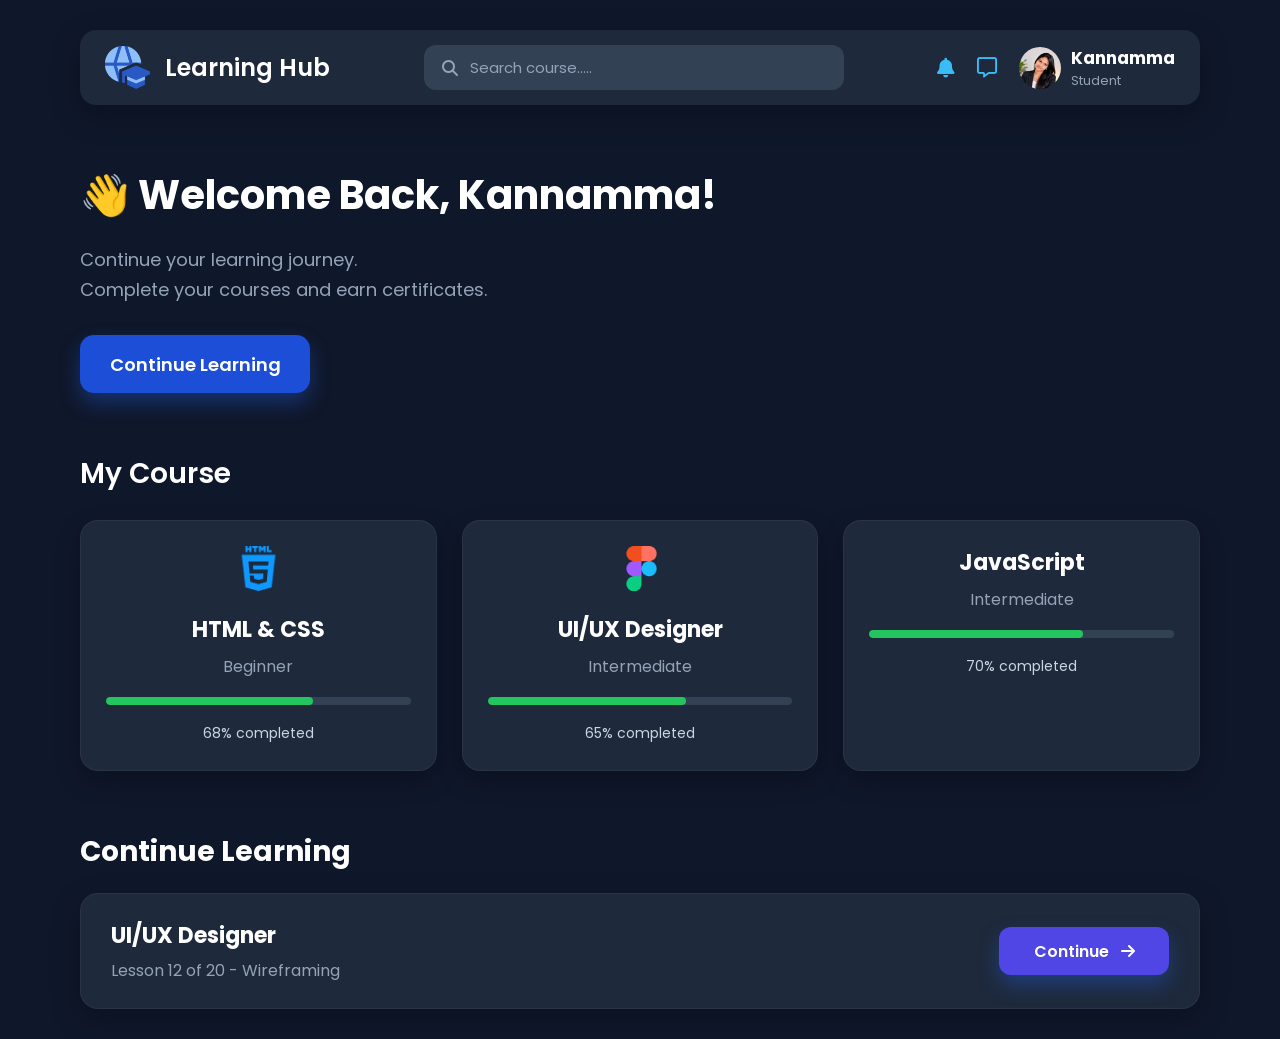
<file: index.html>
<!DOCTYPE html>
<html lang="en">
<head>
    <meta charset="UTF-8">
    <meta name="viewport" content="width=device-width, initial-scale=1.0">
    <title>Learning Hub LMS</title>

    <link rel="stylesheet" href="style.css">

    <!-- Google Font -->
    <link href="https://fonts.googleapis.com/css2?family=Poppins:wght@300;400;500;600;700&display=swap" rel="stylesheet">

    <!-- Font Awesome -->
    <link rel="stylesheet"
        href="https://cdnjs.cloudflare.com/ajax/libs/font-awesome/6.6.0/css/all.min.css">
</head>

<body>

<!-- Navbar -->

<nav>

<div class="logo">

<img src="logo.png" alt="">

<h2>Learning Hub</h2>

</div>

<div class="search-box">

<i class="fa-solid fa-magnifying-glass"></i>

<input type="text" placeholder="Search course.....">

</div>

<div class="nav-right">

<i class="fa-solid fa-bell"></i>

<i class="fa-regular fa-message"></i>

<div class="profile">

<img src="image.png">

<div>

<h3>Kannamma</h3>

<p>Student</p>

</div>

</div>

</div>

</nav>

<!-- Hero -->

<section class="hero">

<h1>👋 Welcome Back, Kannamma!</h1>

<p>
Continue your learning journey.<br>
Complete your courses and earn certificates.
</p>

<button>Continue Learning</button>

</section>

<!-- My Courses -->

<section class="courses">

<h2>My Course</h2>

<div class="cards">

<div class="card">

<img src="html.png">

<h3>HTML & CSS</h3>

<p>Beginner</p>

<div class="progress">

<div class="fill html"></div>

</div>

<span>68% completed</span>

</div>

<div class="card">

<img src="figma.png">

<h3>UI/UX Designer</h3>

<p>Intermediate</p>

<div class="progress">

<div class="fill uiux"></div>

</div>

<span>65% completed</span>

</div>

<div class="card">



<h3>JavaScript</h3>

<p>Intermediate</p>

<div class="progress">

<div class="fill js"></div>

</div>

<span>70% completed</span>

</div>

</div>

</section>

<!-- Continue -->

<section class="continue">

<h2>Continue Learning</h2>

<div class="continue-card">

<div>

<h3>UI/UX Designer</h3>

<p>Lesson 12 of 20 - Wireframing</p>

</div>

<button>

Continue

<i class="fa-solid fa-arrow-right"></i>

</button>

</div>

</section>

<script src="script.js"></script>

</body>
</html>
</file>
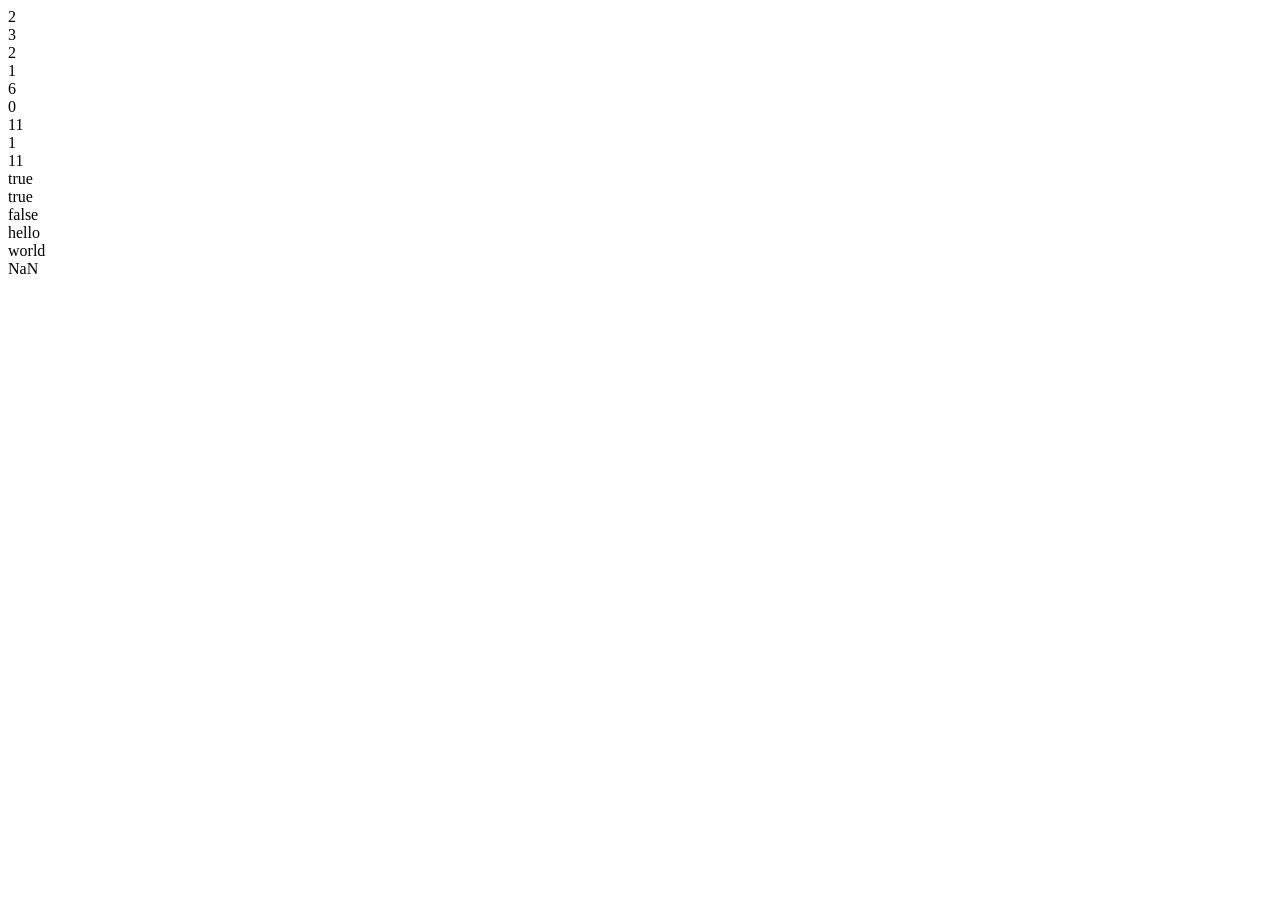
<file: kan js.html>
<!DOCTYPE html>
<html lang="en">
<head>
    <meta charset="UTF-8">
    <meta name="viewport" content="width=device-width, initial-scale=1.0">
    <title>Document</title>
</head>
<body>
    <script>
    let a = 1;
    a++
    document.write(a+"<br>");
    ++a
    document.write(a+"<br>");
    a--
    document.write(a+"<br>");
    --a
    document.write(a+"<br>");
    a += 5;
    document.write(a+"<br>");
    let b = 10;
    let c = b++ % 2;
    document.write(c+"<br>");
    document.write(b+"<br>");
    let d = 10;
    let e = ++d % 2;
    document.write(e+"<br>");
    document.write(d+"<br>");
    let f=1,g=2,h=3,i=4
    document.write((f<g && h<i) + "<br>")
    document.write((f<g || h>i) + "<br>")
    document.write(!(f<g) + "<br>")
    let j=5,k=6
    let x=j<k ? "hello" : "world"
    document.write(x + "<br>")
    let y=j>k ? "hello" : "world"
    document.write(y + "<br>")
    
    let l=parseInt(prompt("enter 1st number"))
    let m=parseInt(prompt("enter 2nd number"))
    let o=parseInt(prompt("enter 3rd number"))
    let n=l+m+o
    document.write(n + "<br>")
    
    

    </script>
    
</body>
</html>
</file>
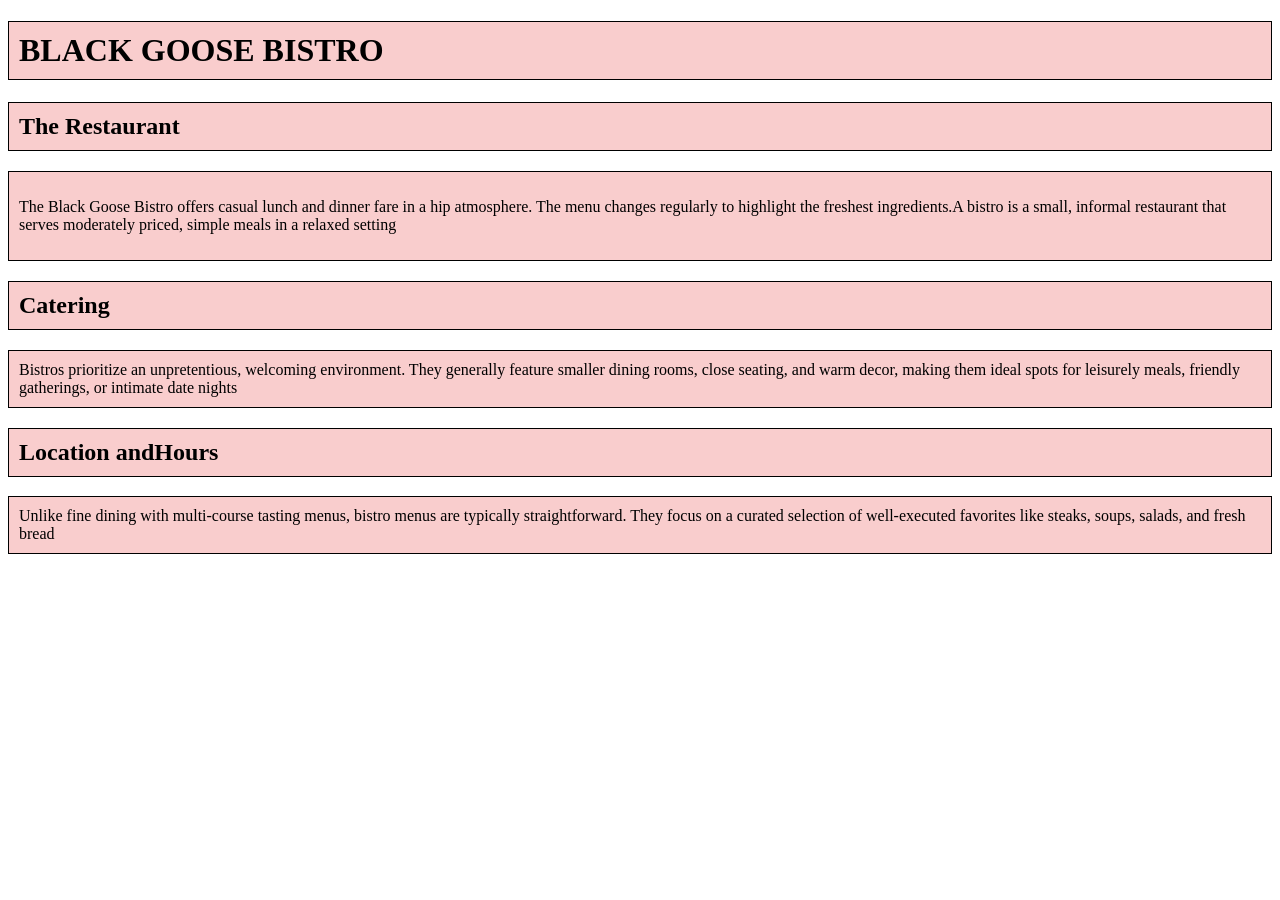
<file: TASK Pg 2.html>
<!DOCTYPE html>
<html lang="en">
<head>
    <meta charset="UTF-8">
    <meta name="viewport" content="width=device-width, initial-scale=1.0">
    <title>Document</title>
    <STyle>
        nav {
            background-color:rgb(249, 205, 205);
            ;
            color: black;
            padding: 10px;
            border: 1px solid black;

        }
    </STyle>
</head>
<body>
    <h1><nav>BLACK GOOSE BISTRO</nav></h1>
    <h2><nav>The Restaurant</nav></h2>
    <nav><p>The Black Goose Bistro offers casual lunch and dinner fare in a hip atmosphere. The menu changes regularly to highlight the freshest ingredients.A bistro is a small, informal restaurant that serves moderately priced, simple meals in a relaxed setting</p></nav>
    <h2><nav>Catering</nav></h2>
    <nav>Bistros prioritize an unpretentious, welcoming environment. They generally feature smaller dining rooms, close seating, and warm decor, making them ideal spots for leisurely meals, friendly gatherings, or intimate date nights</nav>
    <h2><nav>Location andHours</nav></h2>
    <nav>Unlike fine dining with multi-course tasting menus, bistro menus are typically straightforward. They focus on a curated selection of well-executed favorites like steaks, soups, salads, and fresh bread</nav>
    
</body>
</html>
</file>
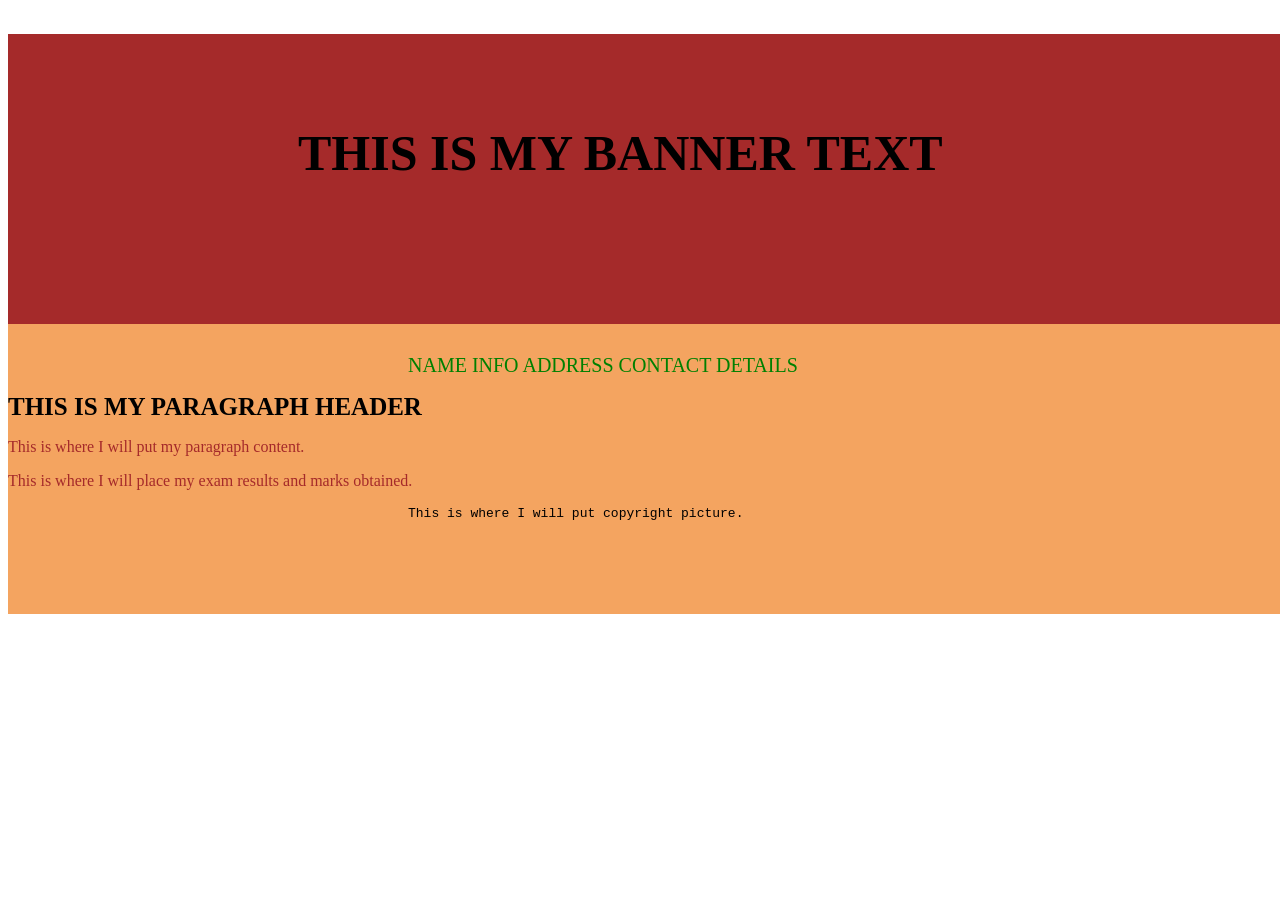
<file: TASK Pg 3.html>
<!DOCTYPE html>
<html lang="en">
<head>
    <meta charset="UTF-8">
    <meta name="viewport" content="width=device-width, initial-scale=1.0">
    <title>Document</title>
    <style>
        #a
        {
            background-color: brown;
            width: 1300px;;
            height: 290px;
            
            
        }
        .a
        {
            padding-left: 290px;
            padding-top: 90px;
            font-size: 50px;
        }
        #b
        {
            background-color:sandybrown;
            width: 1300px;
            height: 290px;
        }
        nav
        {
            padding-left: 400px;
            padding-top: 30px;
            font-size: 20px;
            font -style: Bold;
            color: green;
            
        }
        .b
        {
            font-size: 25PX;
        }
        p
        {
            color: brown;
        }
        pre
        {
            padding-left: 400px;
        }

        
    </style>
</head>
<body>
    <div id="a">
    
        <H1 class="a">THIS IS MY BANNER TEXT</H1>
    
    </div>
    <div id="b">
        <nav>
            NAME 
             INFO  
             ADDRESS 
               CONTACT 
                DETAILS
        </nav>
        <h1 class="b">THIS IS MY PARAGRAPH HEADER</h1>
        <p>This is where I will put my paragraph content.</p>
        <P>This is where  I will place my exam results and marks obtained.</P>
        <pre>This is where I will put copyright picture.</pre>

    </div>
</body>
</html>
</file>
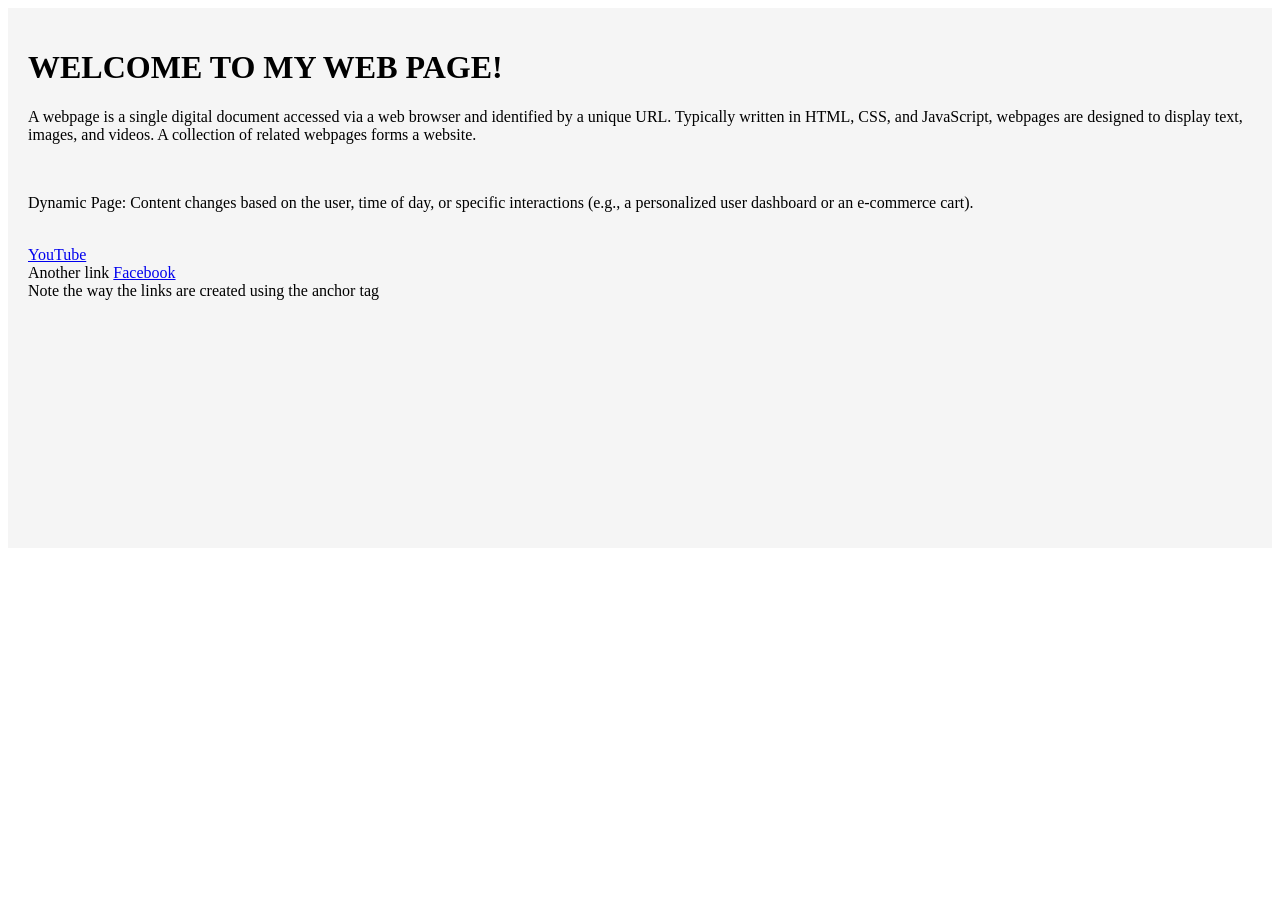
<file: TASK Pg 4.html>
<!DOCTYPE html>
<html lang="en">
<head>
    <meta charset="UTF-8">
    <meta name="viewport" content="width=device-width, initial-scale=1.0">
    <title>Document</title>
    <style>
        div {
            background-color: whitesmoke;
            padding: 20px;
            height: 500px;
        }
    </style>
</head>
<body>
    <div>
    <h1>WELCOME TO MY WEB PAGE!
    </h1>
    <p>A webpage is a single digital document accessed via a web browser and identified by a unique URL. Typically written in HTML, CSS, and JavaScript, webpages are designed to display text, images, and videos. A collection of related webpages forms a website.</p><br>
    <p>Dynamic Page: Content changes based on the user, time of day, or specific interactions (e.g., a personalized user dashboard or an e-commerce cart).</p><br>
    <a href="https://www.youtube.com" target="_blank"> YouTube</a><br>
    
    Another link <a href="https://www.facebook.com" target="_blank"> Facebook</a><br>
    Note the way  the links are created using the anchor tag
    </div>
</body>
</html>
</file>
<file: style.css>
/* Google Font */
*{
    margin:0;
    padding:0;
    box-sizing:border-box;
    font-family:'Poppins',sans-serif;
}

body{
    background:#0F172A;
    color:#fff;
    padding:30px 80px;
}

/* ==========================
        NAVBAR
========================== */

nav{
    width:100%;
    height:75px;
    background:#1E293B;
    border-radius:16px;

    display:flex;
    justify-content:space-between;
    align-items:center;

    padding:0 25px;

    box-shadow:0 10px 30px rgba(0,0,0,.25);
}

.logo{
    display:flex;
    align-items:center;
    gap:15px;
}

.logo img{
    width:45px;
}

.logo h2{
    font-size:24px;
    font-weight:600;
}

/* ==========================
      SEARCH BOX
========================== */

.search-box{

    width:420px;
    height:45px;

    background:#334155;

    border-radius:12px;

    display:flex;
    align-items:center;

    padding:0 18px;

}

.search-box i{

    color:#94A3B8;

    margin-right:12px;

}

.search-box input{

    width:100%;

    background:none;

    border:none;

    outline:none;

    color:white;

    font-size:15px;

}

.search-box input::placeholder{

    color:#94A3B8;

}

/* ==========================
        RIGHT NAV
========================== */

.nav-right{

    display:flex;

    align-items:center;

    gap:22px;

}

.nav-right i{

    color:#38BDF8;

    font-size:20px;

    cursor:pointer;

}

.profile{

    display:flex;

    align-items:center;

    gap:10px;

}

.profile img{

    width:42px;

    height:42px;

    border-radius:50%;

}

.profile h3{

    font-size:17px;

}

.profile p{

    font-size:13px;

    color:#94A3B8;

}

/* ==========================
        HERO
========================== */

.hero{

    margin-top:60px;

}

.hero h1{

    font-size:40px;

    margin-bottom:20px;

}

.hero p{

    color:#94A3B8;

    font-size:18px;

    line-height:30px;

    margin-bottom:30px;

}

/* Button */

.hero button{

    width:230px;

    height:58px;

    border:none;

    border-radius:14px;

    background:#1D4ED8;

    color:white;

    font-size:18px;

    font-weight:600;

    cursor:pointer;

    transition:.3s;

}

.hero button:hover{

    background:#2563EB;

    transform:translateY(-3px);

}
/* ===========================================
           MY COURSES SECTION
=========================================== */

.courses{
    margin-top:60px;
}

.courses h2{
    font-size:28px;
    margin-bottom:25px;
    font-weight:600;
}

.cards{
    display:flex;
    justify-content:space-between;
    gap:25px;
}

.card{
    flex:1;
    background:#1E293B;
    border-radius:18px;
    padding:25px;
    text-align:center;
    transition:.3s;
    box-shadow:0 10px 25px rgba(0,0,0,.25);
}

.card:hover{
    transform:translateY(-8px);
    box-shadow:0 15px 35px rgba(37,99,235,.25);
}

.card img{
    width:45px;
    margin-bottom:15px;
}

.card h3{
    font-size:22px;
    margin-bottom:8px;
}

.card p{
    color:#94A3B8;
    margin-bottom:18px;
}

/* Progress */

.progress{
    width:100%;
    height:8px;
    background:#334155;
    border-radius:50px;
    overflow:hidden;
    margin-bottom:15px;
}

.fill{
    height:100%;
    border-radius:50px;
}

.html{
    width:68%;
    background:#22C55E;
}

.uiux{
    width:65%;
    background:#22C55E;
}

.js{
    width:70%;
    background:#22C55E;
}

.card span{
    font-size:14px;
    color:#CBD5E1;
}

/* ===========================================
        CONTINUE LEARNING
=========================================== */

.continue{
    margin-top:60px;
}

.continue h2{
    font-size:28px;
    margin-bottom:20px;
}

.continue-card{

    background:#1E293B;

    border-radius:18px;

    padding:25px 30px;

    display:flex;

    justify-content:space-between;

    align-items:center;

    box-shadow:0 10px 30px rgba(0,0,0,.25);

}

.continue-card h3{

    font-size:22px;

    margin-bottom:6px;

}

.continue-card p{

    color:#94A3B8;

}

.continue-card button{

    width:170px;

    height:48px;

    border:none;

    border-radius:12px;

    background:#4F46E5;

    color:white;

    font-size:16px;

    font-weight:600;

    cursor:pointer;

    transition:.3s;

}

.continue-card button:hover{

    background:#6366F1;

    transform:scale(1.05);

}

.continue-card i{

    margin-left:8px;

}
/* ===========================================
        SMOOTH SCROLL
=========================================== */

html{
    scroll-behavior:smooth;
}

/* ===========================================
        ANIMATIONS
=========================================== */

@keyframes fadeUp{
    from{
        opacity:0;
        transform:translateY(30px);
    }

    to{
        opacity:1;
        transform:translateY(0);
    }
}

.hero,
.courses,
.continue{
    animation:fadeUp .8s ease;
}

/* ===========================================
        HOVER EFFECTS
=========================================== */

.search-box{
    transition:0.3s;
}

.search-box:hover{
    background:#3B4A60;
}

.nav-right i{
    transition:0.3s;
}

.nav-right i:hover{
    color:#60A5FA;
    transform:scale(1.15);
}

.profile img{
    transition:0.3s;
}

.profile img:hover{
    transform:scale(1.08);
}

/* ===========================================
        BUTTON SHADOW
=========================================== */

.hero button,
.continue-card button{

    box-shadow:0 10px 20px rgba(37,99,235,.35);

}

.hero button:hover,
.continue-card button:hover{

    box-shadow:0 15px 30px rgba(37,99,235,.55);

}

/* ===========================================
        CARD BORDER
=========================================== */

.card{

    border:1px solid rgba(255,255,255,.05);

}

.continue-card{

    border:1px solid rgba(255,255,255,.05);

}

/* ===========================================
        RESPONSIVE
=========================================== */

@media(max-width:1100px){

body{

padding:30px;

}

.cards{

flex-wrap:wrap;

}

.card{

min-width:280px;

}

.search-box{

width:300px;

}

}

@media(max-width:768px){

nav{

flex-direction:column;

height:auto;

padding:20px;

gap:20px;

}

.search-box{

width:100%;

}

.hero h1{

font-size:30px;

}

.hero p{

font-size:16px;

}

.cards{

flex-direction:column;

}

.continue-card{

flex-direction:column;

gap:20px;

text-align:center;

}

}

@media(max-width:480px){

body{

padding:20px;

}

.logo h2{

font-size:20px;

}

.hero h1{

font-size:26px;

}

.hero button{

width:100%;

}

.continue-card button{

width:100%;

}

}
</file>
